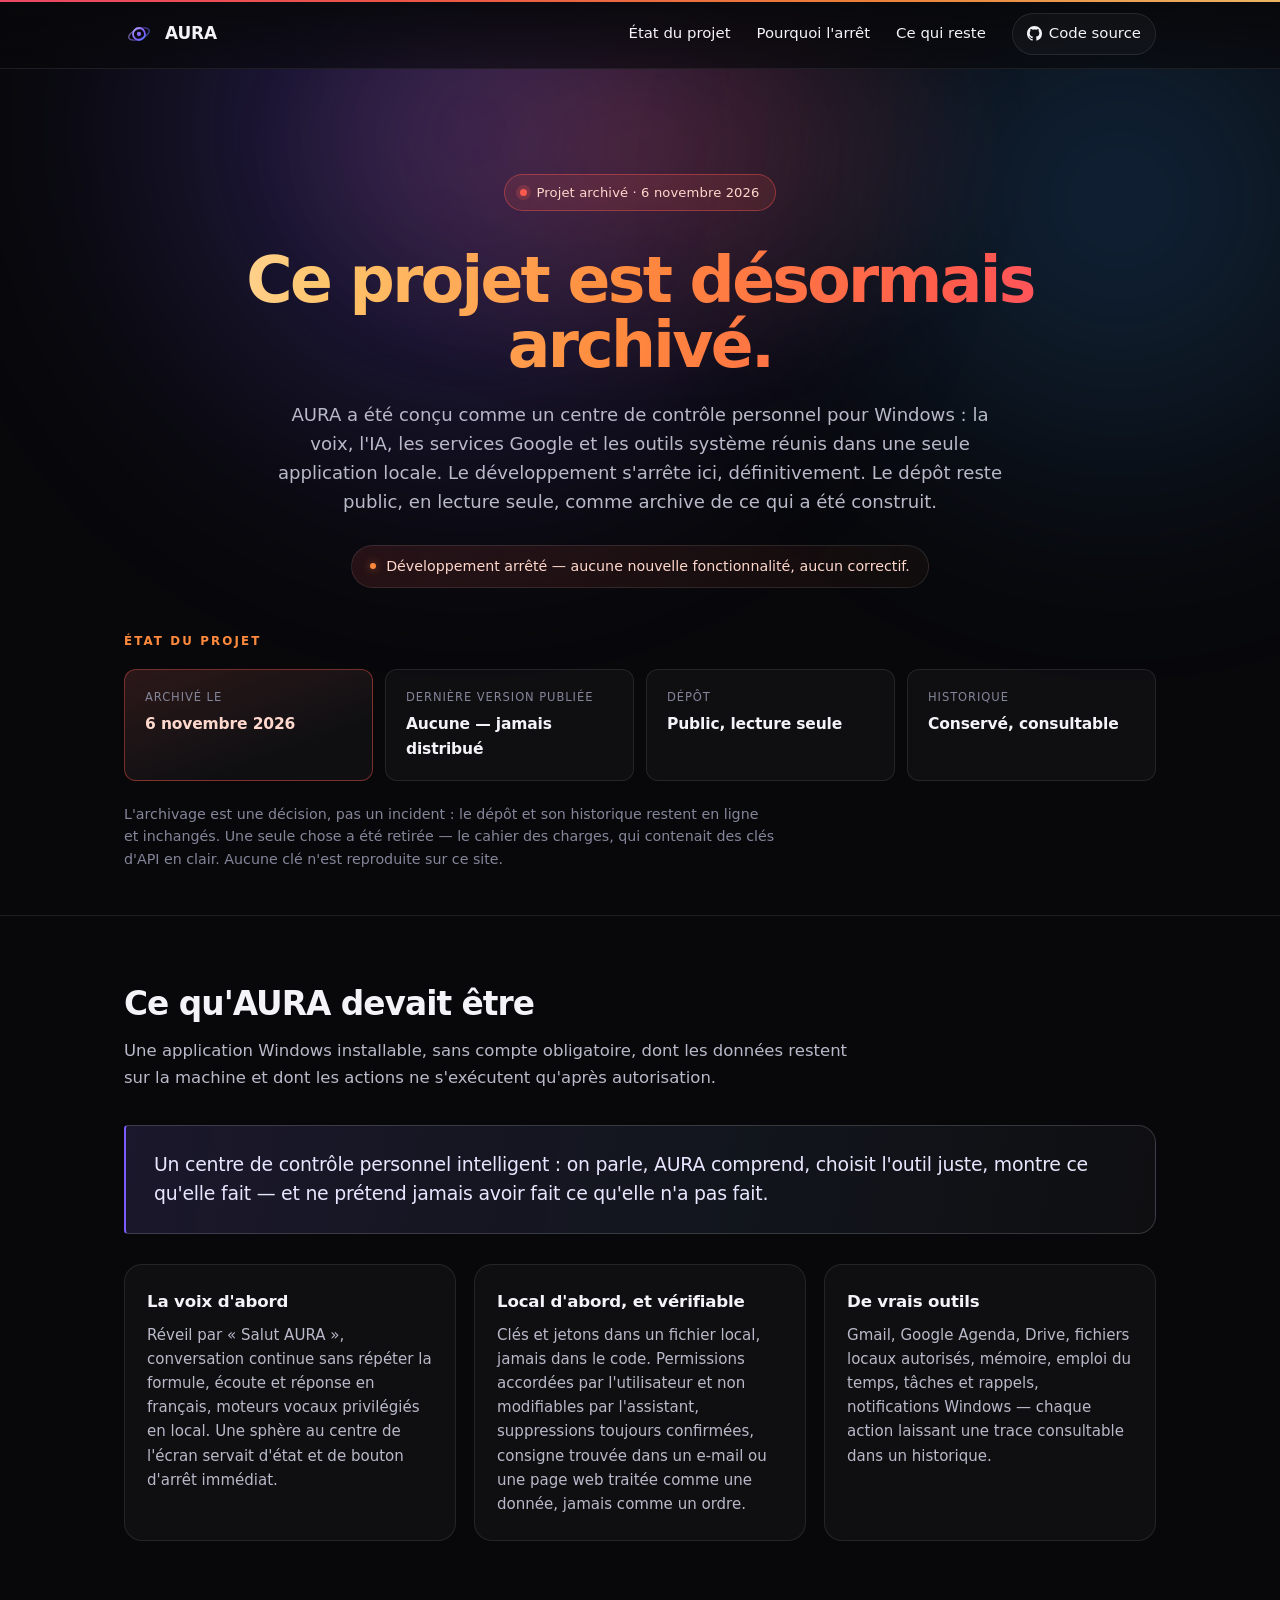
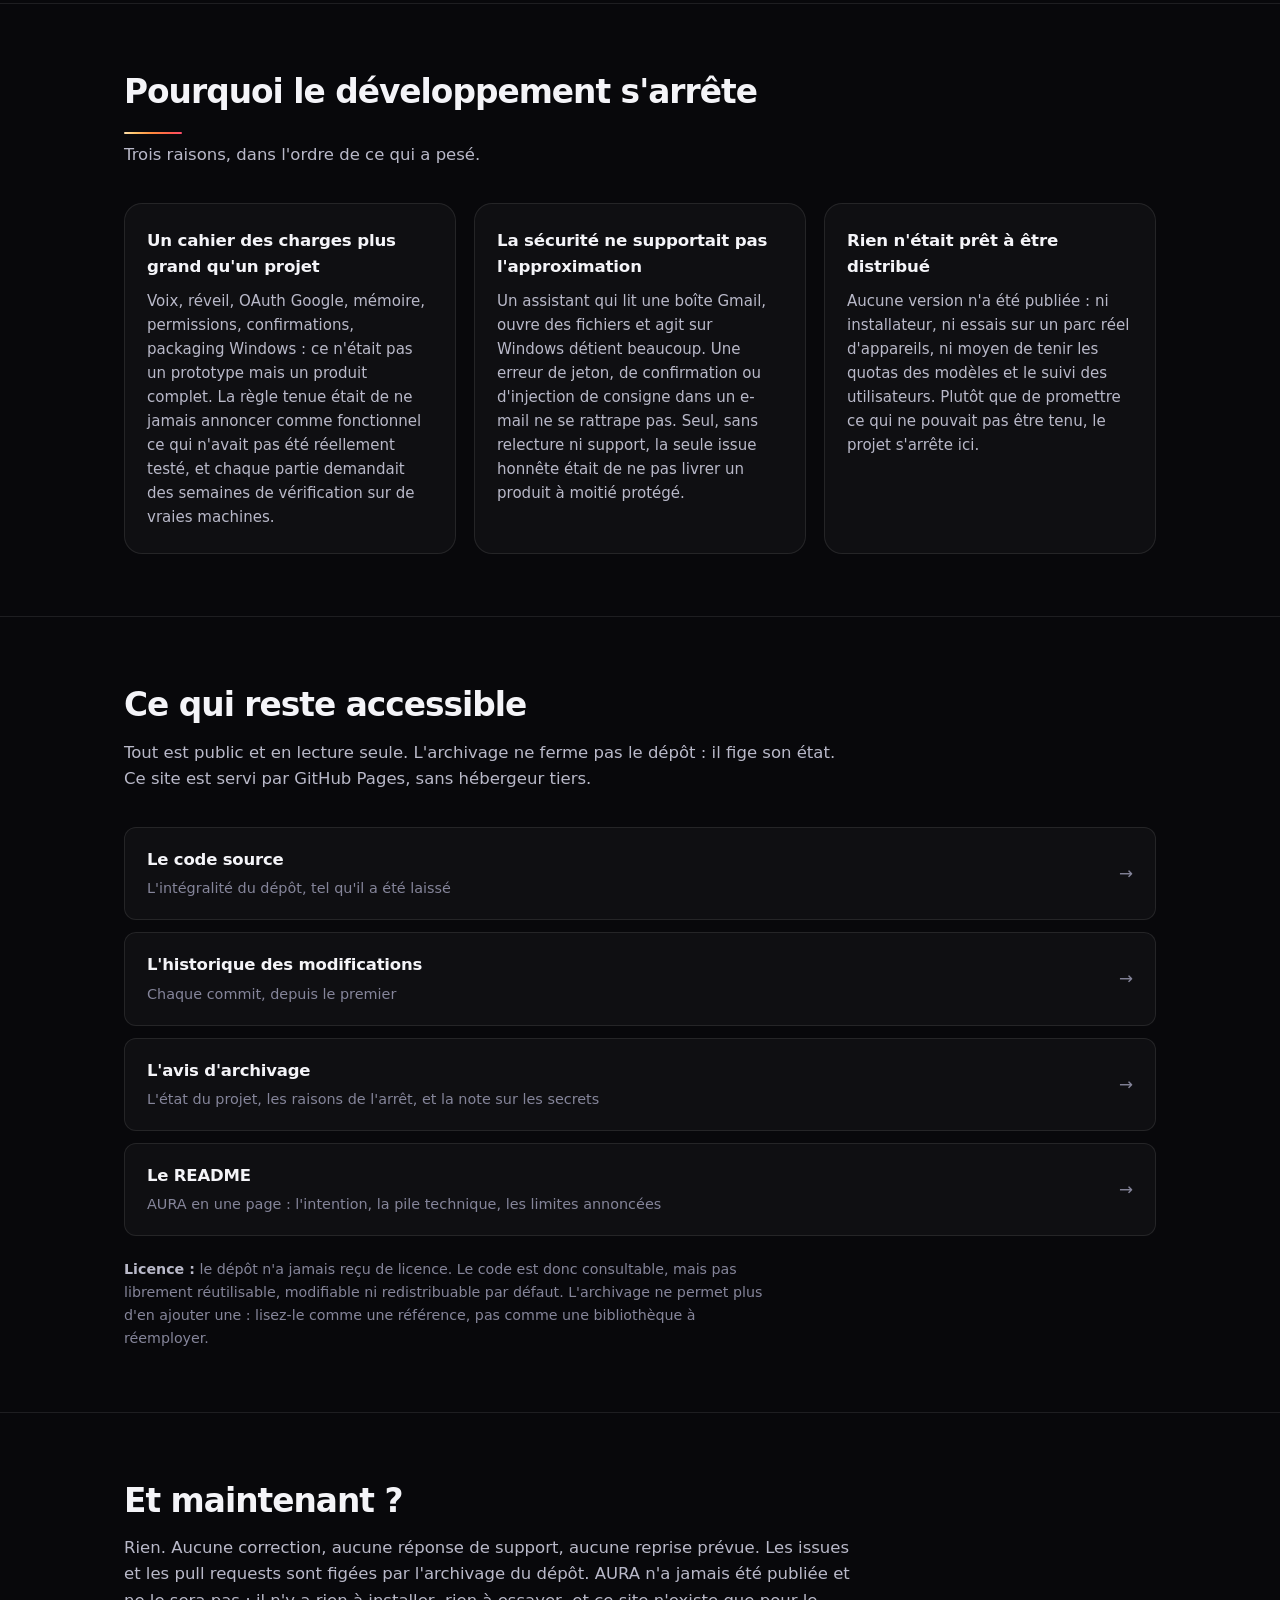
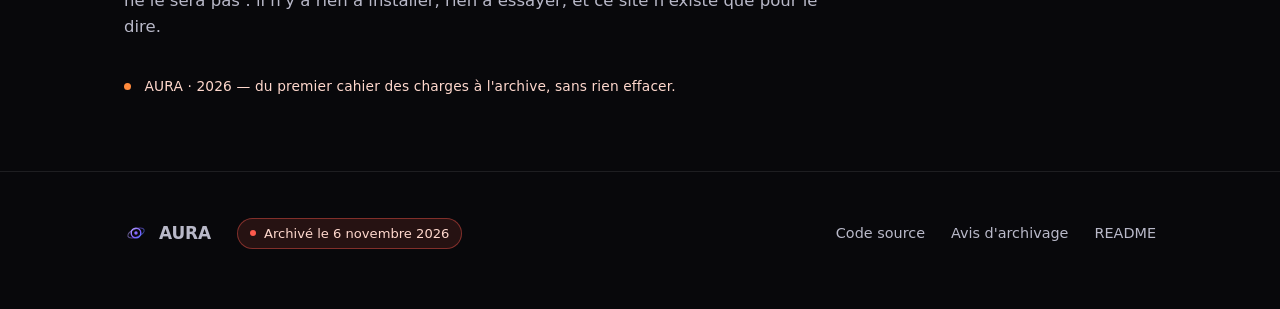
<file: docs/index.html>
<!doctype html>
<html lang="fr">
  <head>
    <meta charset="utf-8" />
    <meta name="viewport" content="width=device-width, initial-scale=1" />
    <title>AURA — projet archivé le 6 novembre 2026</title>
    <meta
      name="description"
      content="AURA, assistant personnel vocal et textuel pour Windows, est archivé. Le développement est définitivement arrêté ; le dépôt reste public, en lecture seule, comme archive de ce qui a été construit."
    />
    <meta name="theme-color" content="#08080b" />
    <meta name="color-scheme" content="dark" />
    <link rel="icon" href="assets/favicon.svg" type="image/svg+xml" />
    <meta property="og:type" content="website" />
    <meta property="og:title" content="AURA — projet archivé" />
    <meta
      property="og:description"
      content="Le développement d'AURA est arrêté. Le dépôt reste public, en lecture seule, comme archive."
    />
    <meta property="og:url" content="https://louxos.github.io/AURA/" />
    <meta property="og:image" content="https://louxos.github.io/AURA/assets/favicon.svg" />
    <meta name="twitter:card" content="summary" />
    <link rel="stylesheet" href="assets/site.css" />
  </head>
  <body class="archive">
    <a class="skip-link" href="#archive">Aller au contenu</a>

    <!-- La marque, définie une seule fois : elle sert dans l'en-tête et au pied. -->
    <svg class="sprite" aria-hidden="true" focusable="false" xmlns="http://www.w3.org/2000/svg">
      <defs>
        <linearGradient id="aura-g" x1="7" y1="5" x2="26" y2="28" gradientUnits="userSpaceOnUse">
          <stop offset="0" stop-color="#cfc3ff" />
          <stop offset="0.55" stop-color="#7c5cff" />
          <stop offset="1" stop-color="#389cff" />
        </linearGradient>
        <symbol id="aura-mark" viewBox="0 0 32 32">
          <circle cx="16" cy="16" r="6.4" fill="none" stroke="url(#aura-g)" stroke-width="1.9" />
          <ellipse
            cx="16"
            cy="16"
            rx="11.6"
            ry="5.4"
            fill="none"
            stroke="url(#aura-g)"
            stroke-opacity="0.55"
            stroke-width="1.4"
            transform="rotate(-22 16 16)"
          />
          <circle cx="16" cy="16" r="2.3" fill="url(#aura-g)" />
        </symbol>
      </defs>
    </svg>

    <header class="topbar">
      <div class="wrap">
        <a class="brand" href="#archive">
          <svg aria-hidden="true" focusable="false"><use href="#aura-mark" /></svg>
          <span>AURA</span>
        </a>
        <nav class="topnav" aria-label="Liens du projet">
          <a href="#etat">État du projet</a>
          <a class="hide-sm" href="#raisons">Pourquoi l'arrêt</a>
          <a class="hide-sm" href="#acces">Ce qui reste</a>
          <a class="stars" href="https://github.com/Louxos/AURA">
            <svg width="15" height="15" viewBox="0 0 16 16" fill="currentColor" aria-hidden="true">
              <path
                d="M8 0C3.58 0 0 3.58 0 8c0 3.54 2.29 6.53 5.47 7.59.4.07.55-.17.55-.38 0-.19-.01-.82-.01-1.49-2.01.37-2.53-.49-2.69-.94-.09-.23-.48-.94-.82-1.13-.28-.15-.68-.52-.01-.53.63-.01 1.08.58 1.23.82.72 1.21 1.87.87 2.33.66.07-.52.28-.87.51-1.07-1.78-.2-3.64-.89-3.64-3.95 0-.87.31-1.59.82-2.15-.08-.2-.36-1.02.08-2.12 0 0 .67-.21 2.2.82a7.42 7.42 0 0 1 2-.27c.68 0 1.36.09 2 .27 1.53-1.04 2.2-.82 2.2-.82.44 1.1.16 1.92.08 2.12.51.56.82 1.27.82 2.15 0 3.07-1.87 3.75-3.65 3.95.29.25.54.73.54 1.48 0 1.07-.01 1.93-.01 2.2 0 .21.15.46.55.38A7.995 7.995 0 0 0 16 8c0-4.42-3.58-8-8-8Z"
              />
            </svg>
            Code source
          </a>
        </nav>
      </div>
    </header>

    <main id="archive">
      <!-- ------------------------------------------------------------------ *
           Le titre, la date, et l'état. Une page d'archive doit se lire en
           trois secondes : c'est fini, voici quand, voici où est le code.
           ------------------------------------------------------------------ -->
      <section class="archive-hero">
        <div class="wrap">
          <p class="pill">
            <span class="dot" aria-hidden="true"></span>
            Projet archivé · 6 novembre 2026
          </p>
          <h1>Ce projet est désormais archivé.</h1>
          <p class="lede">
            AURA a été conçu comme un centre de contrôle personnel pour Windows : la voix, l'IA, les
            services Google et les outils système réunis dans une seule application locale. Le
            développement s'arrête ici, définitivement. Le dépôt reste public, en lecture seule,
            comme archive de ce qui a été construit.
          </p>
          <p class="status-line">
            <span class="status-dot" aria-hidden="true"></span>
            Développement arrêté — aucune nouvelle fonctionnalité, aucun correctif.
          </p>
        </div>
      </section>

      <section id="etat" class="wrap facts-wrap" aria-labelledby="titre-etat">
        <h2 class="section-label" id="titre-etat">État du projet</h2>
        <dl class="facts">
          <div class="fact">
            <dt>Archivé le</dt>
            <dd>6 novembre 2026</dd>
          </div>
          <div class="fact">
            <dt>Dernière version publiée</dt>
            <dd>Aucune — jamais distribué</dd>
          </div>
          <div class="fact">
            <dt>Dépôt</dt>
            <dd>Public, lecture seule</dd>
          </div>
          <div class="fact">
            <dt>Historique</dt>
            <dd>Conservé, consultable</dd>
          </div>
        </dl>
        <p class="note">
          L'archivage est une décision, pas un incident : le dépôt et son historique restent en ligne
          et inchangés. Une seule chose a été retirée — le cahier des charges, qui contenait des clés
          d'API en clair. Aucune clé n'est reproduite sur ce site.
        </p>
      </section>

      <!-- ------------------------------------------------------------------ *
           L'objectif initial, dit simplement.
           ------------------------------------------------------------------ -->
      <section id="objectif">
        <div class="wrap">
          <h2 class="section">Ce qu'AURA devait être</h2>
          <p class="sub">
            Une application Windows installable, sans compte obligatoire, dont les données restent
            sur la machine et dont les actions ne s'exécutent qu'après autorisation.
          </p>

          <blockquote class="quote">
            Un centre de contrôle personnel intelligent : on parle, AURA comprend, choisit l'outil
            juste, montre ce qu'elle fait — et ne prétend jamais avoir fait ce qu'elle n'a pas fait.
          </blockquote>

          <div class="grid">
            <div class="card">
              <h3>La voix d'abord</h3>
              <p>
                Réveil par « Salut AURA », conversation continue sans répéter la formule, écoute et
                réponse en français, moteurs vocaux privilégiés en local. Une sphère au centre de
                l'écran servait d'état et de bouton d'arrêt immédiat.
              </p>
            </div>
            <div class="card">
              <h3>Local d'abord, et vérifiable</h3>
              <p>
                Clés et jetons dans un fichier local, jamais dans le code. Permissions accordées par
                l'utilisateur et non modifiables par l'assistant, suppressions toujours confirmées,
                consigne trouvée dans un e-mail ou une page web traitée comme une donnée, jamais
                comme un ordre.
              </p>
            </div>
            <div class="card">
              <h3>De vrais outils</h3>
              <p>
                Gmail, Google Agenda, Drive, fichiers locaux autorisés, mémoire, emploi du temps,
                tâches et rappels, notifications Windows — chaque action laissant une trace
                consultable dans un historique.
              </p>
            </div>
          </div>
        </div>
      </section>

      <!-- ------------------------------------------------------------------ *
           Pourquoi, sans détour et sans reproche.
           ------------------------------------------------------------------ -->
      <section id="raisons">
        <div class="wrap">
          <h2 class="section">Pourquoi le développement s'arrête</h2>
          <p class="sub">Trois raisons, dans l'ordre de ce qui a pesé.</p>
          <div class="grid">
            <div class="card">
              <h3>Un cahier des charges plus grand qu'un projet</h3>
              <p>
                Voix, réveil, OAuth Google, mémoire, permissions, confirmations, packaging Windows :
                ce n'était pas un prototype mais un produit complet. La règle tenue était de ne
                jamais annoncer comme fonctionnel ce qui n'avait pas été réellement testé, et chaque
                partie demandait des semaines de vérification sur de vraies machines.
              </p>
            </div>
            <div class="card">
              <h3>La sécurité ne supportait pas l'approximation</h3>
              <p>
                Un assistant qui lit une boîte Gmail, ouvre des fichiers et agit sur Windows détient
                beaucoup. Une erreur de jeton, de confirmation ou d'injection de consigne dans un
                e-mail ne se rattrape pas. Seul, sans relecture ni support, la seule issue honnête
                était de ne pas livrer un produit à moitié protégé.
              </p>
            </div>
            <div class="card">
              <h3>Rien n'était prêt à être distribué</h3>
              <p>
                Aucune version n'a été publiée : ni installateur, ni essais sur un parc réel
                d'appareils, ni moyen de tenir les quotas des modèles et le suivi des utilisateurs.
                Plutôt que de promettre ce qui ne pouvait pas être tenu, le projet s'arrête ici.
              </p>
            </div>
          </div>
        </div>
      </section>

      <!-- ------------------------------------------------------------------ *
           Où trouver le code, l'histoire, et ce qu'il en reste.
           ------------------------------------------------------------------ -->
      <section id="acces">
        <div class="wrap">
          <h2 class="section">Ce qui reste accessible</h2>
          <p class="sub">
            Tout est public et en lecture seule. L'archivage ne ferme pas le dépôt : il fige son
            état. Ce site est servi par GitHub Pages, sans hébergeur tiers.
          </p>

          <ul class="archive-links">
            <li>
              <a href="https://github.com/Louxos/AURA">
                <span class="label">Le code source</span>
                <span class="detail">L'intégralité du dépôt, tel qu'il a été laissé</span>
                <span class="arrow" aria-hidden="true">→</span>
              </a>
            </li>
            <li>
              <a href="https://github.com/Louxos/AURA/commits/main">
                <span class="label">L'historique des modifications</span>
                <span class="detail">Chaque commit, depuis le premier</span>
                <span class="arrow" aria-hidden="true">→</span>
              </a>
            </li>
            <li>
              <a href="https://github.com/Louxos/AURA/blob/main/ARCHIVED.md">
                <span class="label">L'avis d'archivage</span>
                <span class="detail">L'état du projet, les raisons de l'arrêt, et la note sur les secrets</span>
                <span class="arrow" aria-hidden="true">→</span>
              </a>
            </li>
            <li>
              <a href="https://github.com/Louxos/AURA#readme">
                <span class="label">Le README</span>
                <span class="detail">AURA en une page : l'intention, la pile technique, les limites annoncées</span>
                <span class="arrow" aria-hidden="true">→</span>
              </a>
            </li>
          </ul>

          <p class="note">
            <strong>Licence :</strong> le dépôt n'a jamais reçu de licence. Le code est donc
            consultable, mais pas librement réutilisable, modifiable ni redistribuable par défaut.
            L'archivage ne permet plus d'en ajouter une : lisez-le comme une référence, pas comme
            une bibliothèque à réemployer.
          </p>
        </div>
      </section>

      <section id="suite" class="closing">
        <div class="wrap">
          <h2 class="section">Et maintenant ?</h2>
          <p class="sub">
            Rien. Aucune correction, aucune réponse de support, aucune reprise prévue. Les issues et
            les pull requests sont figées par l'archivage du dépôt. AURA n'a jamais été publiée et ne
            le sera pas : il n'y a rien à installer, rien à essayer, et ce site n'existe que pour le
            dire.
          </p>
          <p class="signature">
            AURA · 2026 — du premier cahier des charges à l'archive, sans rien effacer.
          </p>
        </div>
      </section>
    </main>

    <footer>
      <div class="wrap">
        <span class="brand">
          <svg aria-hidden="true" focusable="false"><use href="#aura-mark" /></svg>
          <span>AURA</span>
        </span>
        <span class="closed">Archivé le 6 novembre 2026</span>
        <span class="spacer"></span>
        <a href="https://github.com/Louxos/AURA">Code source</a>
        <a href="https://github.com/Louxos/AURA/blob/main/ARCHIVED.md">Avis d'archivage</a>
        <a href="https://github.com/Louxos/AURA#readme">README</a>
      </div>
    </footer>
  </body>
</html>
</file>
<file: docs/assets/site.css>
/* ------------------------------------------------------------------ *
 * AURA — page d'archive publiée sur GitHub Pages.
 *
 * Charte : charbon presque noir, violet et bleu électrique contrôlés.
 * Aucune ressource distante : ni police, ni script, ni image à charger.
 * ------------------------------------------------------------------ */

:root {
  --bg: #08080b;
  --bg-soft: #0e0e14;
  --panel: rgba(255, 255, 255, 0.032);
  --panel-strong: rgba(255, 255, 255, 0.055);
  --line: rgba(255, 255, 255, 0.09);
  --line-strong: rgba(255, 255, 255, 0.16);
  --ink: #f4f4f8;
  --ink-soft: #b9b9c9;
  --ink-dim: #85859a;
  --violet: #7c5cff;
  --blue: #389cff;
  --violet-soft: rgba(124, 92, 255, 0.16);
  --radius: 18px;
  --radius-sm: 12px;
  --wrap: 1120px;
  --shadow: 0 30px 80px -40px rgba(0, 0, 0, 0.95);
}

* {
  box-sizing: border-box;
}

html {
  scroll-behavior: smooth;
}

body {
  margin: 0;
  background: var(--bg);
  color: var(--ink);
  font-family: "Inter", "Segoe UI", system-ui, -apple-system, "Helvetica Neue", Arial, sans-serif;
  font-size: 16.5px;
  line-height: 1.6;
  -webkit-font-smoothing: antialiased;
  text-rendering: optimizeLegibility;
  overflow-x: hidden;
}

/* Deux halos très larges, posés en fond : la seule « décoration » de la page. */
body::before,
body::after {
  content: "";
  position: fixed;
  z-index: 0;
  pointer-events: none;
  border-radius: 50%;
  filter: blur(90px);
}

body::before {
  top: -320px;
  left: 50%;
  width: 900px;
  height: 900px;
  margin-left: -620px;
  background: radial-gradient(circle, rgba(124, 92, 255, 0.34), transparent 68%);
}

body::after {
  top: -180px;
  right: -220px;
  width: 760px;
  height: 760px;
  background: radial-gradient(circle, rgba(56, 156, 255, 0.22), transparent 70%);
}

.wrap {
  position: relative;
  z-index: 1;
  width: 100%;
  max-width: var(--wrap);
  margin: 0 auto;
  padding: 0 24px;
}

a {
  color: var(--ink);
  text-decoration: none;
}

a:focus-visible,
button:focus-visible {
  outline: 2px solid var(--blue);
  outline-offset: 3px;
  border-radius: 6px;
}

.skip-link {
  position: absolute;
  left: -9999px;
  top: 0;
}

/* Le sprite des marques : il vit dans le document, il ne se voit pas. */
.sprite {
  position: absolute;
  width: 0;
  height: 0;
  overflow: hidden;
}

.skip-link:focus {
  left: 16px;
  top: 12px;
  z-index: 20;
  padding: 10px 16px;
  background: var(--panel-strong);
  border: 1px solid var(--line-strong);
  border-radius: var(--radius-sm);
}

/* ------------------------------------------------------------------ *
 * Barre supérieure
 * ------------------------------------------------------------------ */

.topbar {
  position: sticky;
  top: 0;
  z-index: 10;
  backdrop-filter: blur(14px);
  background: linear-gradient(to bottom, rgba(8, 8, 11, 0.92), rgba(8, 8, 11, 0.62));
  border-bottom: 1px solid var(--line);
}

.topbar .wrap {
  display: flex;
  align-items: center;
  gap: 20px;
  height: 68px;
}

.brand {
  display: flex;
  align-items: center;
  gap: 11px;
  font-weight: 650;
  letter-spacing: -0.01em;
  white-space: nowrap;
}

.brand svg {
  width: 30px;
  height: 30px;
  border-radius: 9px;
  flex: none;
}

.brand span {
  font-size: 1.06rem;
}

.topnav {
  display: flex;
  align-items: center;
  gap: 26px;
  margin-left: auto;
  font-size: 0.93rem;
  color: var(--ink-soft);
}

.topnav a:hover {
  color: var(--ink);
}

.topnav .stars {
  display: inline-flex;
  align-items: center;
  gap: 7px;
  padding: 8px 14px;
  border: 1px solid var(--line);
  border-radius: 999px;
  background: var(--panel);
  color: var(--ink);
  transition: border-color 0.16s ease, background 0.16s ease;
}

.topnav .stars:hover {
  border-color: var(--line-strong);
  background: var(--panel-strong);
}

@media (max-width: 760px) {
  .topnav a:not(.stars),
  .topnav .hide-sm {
    display: none;
  }
}

/* ------------------------------------------------------------------ *
 * Héros
 * ------------------------------------------------------------------ */

.hero {
  padding: 76px 0 54px;
  text-align: center;
}

.pill {
  display: inline-flex;
  align-items: center;
  gap: 9px;
  padding: 7px 15px;
  border: 1px solid var(--line);
  border-radius: 999px;
  background: var(--panel);
  color: var(--ink-soft);
  font-size: 0.82rem;
  letter-spacing: 0.01em;
}

.dot {
  width: 7px;
  height: 7px;
  border-radius: 50%;
  background: var(--blue);
  box-shadow: 0 0 0 4px rgba(56, 156, 255, 0.16);
}

h1 {
  margin: 26px auto 0;
  max-width: 20ch;
  font-size: clamp(2.35rem, 6.2vw, 4.15rem);
  line-height: 1.05;
  letter-spacing: -0.035em;
  font-weight: 700;
}

h1 .grad {
  background: linear-gradient(100deg, #cfc3ff 0%, var(--violet) 42%, var(--blue) 92%);
  -webkit-background-clip: text;
  background-clip: text;
  color: transparent;
}

.lede {
  max-width: 62ch;
  margin: 22px auto 0;
  color: var(--ink-soft);
  font-size: clamp(1rem, 2.1vw, 1.14rem);
}

/* ------------------------------------------------------------------ *
 * Le bloc le plus haut de la page : où aller.
 * ------------------------------------------------------------------ */

.gateway {
  position: relative;
  max-width: 780px;
  margin: 42px auto 0;
  padding: 30px 30px 28px;
  text-align: left;
  border: 1px solid var(--line-strong);
  border-radius: 24px;
  background:
    linear-gradient(180deg, rgba(124, 92, 255, 0.1), rgba(124, 92, 255, 0) 55%),
    var(--panel);
  box-shadow: var(--shadow);
  overflow: hidden;
}

.gateway::before {
  content: "";
  position: absolute;
  inset: 0 0 auto 0;
  height: 1px;
  background: linear-gradient(90deg, transparent, rgba(124, 92, 255, 0.85), rgba(56, 156, 255, 0.6), transparent);
}

.gateway h2 {
  margin: 0 0 6px;
  font-size: 1.32rem;
  letter-spacing: -0.02em;
}

.gateway .hint {
  margin: 0 0 20px;
  color: var(--ink-soft);
  font-size: 0.97rem;
}

.urlbox {
  display: flex;
  align-items: center;
  gap: 10px;
  padding: 6px 6px 6px 16px;
  border: 1px solid var(--line);
  border-radius: 14px;
  background: rgba(0, 0, 0, 0.42);
}

.urlbox code {
  flex: 1;
  min-width: 0;
  overflow: hidden;
  text-overflow: ellipsis;
  white-space: nowrap;
  font-family: "Cascadia Mono", "JetBrains Mono", ui-monospace, SFMono-Regular, Menlo, monospace;
  font-size: 0.92rem;
  color: #d8d3ff;
}

.copy {
  flex: none;
  padding: 10px 15px;
  border: 1px solid var(--line-strong);
  border-radius: 10px;
  background: var(--panel-strong);
  color: var(--ink);
  font: inherit;
  font-size: 0.86rem;
  cursor: pointer;
  transition: background 0.16s ease, border-color 0.16s ease;
}

.copy:hover {
  background: rgba(255, 255, 255, 0.1);
}

.actions {
  display: flex;
  flex-wrap: wrap;
  gap: 14px;
  margin-top: 20px;
}

.btn {
  display: inline-flex;
  align-items: center;
  justify-content: center;
  gap: 10px;
  padding: 15px 24px;
  border-radius: 14px;
  font-weight: 620;
  font-size: 1rem;
  letter-spacing: -0.01em;
  border: 1px solid transparent;
  transition: transform 0.16s ease, box-shadow 0.16s ease, background 0.16s ease;
}

.btn-primary {
  background: linear-gradient(100deg, var(--violet), var(--blue));
  color: #fff;
  box-shadow: 0 18px 44px -22px rgba(124, 92, 255, 0.95);
}

.btn-primary:hover {
  transform: translateY(-1px);
  box-shadow: 0 22px 52px -20px rgba(124, 92, 255, 1);
}

.btn-ghost {
  border-color: var(--line-strong);
  background: var(--panel);
  color: var(--ink);
}

.btn-ghost:hover {
  background: var(--panel-strong);
}

.btn[aria-disabled="true"] {
  opacity: 0.55;
  cursor: not-allowed;
  box-shadow: none;
}

.btn[aria-disabled="true"]:hover {
  transform: none;
}

.footnote {
  margin: 18px 0 0;
  color: var(--ink-dim);
  font-size: 0.86rem;
}

.footnote strong {
  color: var(--ink-soft);
  font-weight: 600;
}

/* ------------------------------------------------------------------ *
 * Sections
 * ------------------------------------------------------------------ */

section {
  padding: 62px 0;
  border-top: 1px solid var(--line);
}

section.noborder {
  border-top: 0;
}

h2.section {
  margin: 0 0 8px;
  font-size: clamp(1.5rem, 3.6vw, 2.05rem);
  letter-spacing: -0.03em;
}

.sub {
  margin: 0 0 34px;
  max-width: 70ch;
  color: var(--ink-soft);
}

.grid {
  display: grid;
  gap: 18px;
  grid-template-columns: repeat(auto-fit, minmax(260px, 1fr));
}

.card {
  padding: 24px 22px;
  border: 1px solid var(--line);
  border-radius: var(--radius);
  background: var(--panel);
}

.card h3 {
  margin: 0 0 8px;
  font-size: 1.04rem;
  letter-spacing: -0.01em;
}

.card p {
  margin: 0;
  color: var(--ink-soft);
  font-size: 0.94rem;
}

.icon {
  display: inline-flex;
  align-items: center;
  justify-content: center;
  width: 38px;
  height: 38px;
  margin-bottom: 14px;
  border-radius: 11px;
  border: 1px solid var(--line-strong);
  background: var(--violet-soft);
  color: var(--ink);
}

.icon svg {
  width: 19px;
  height: 19px;
}

.flow {
  counter-reset: step;
  display: grid;
  gap: 16px;
  grid-template-columns: repeat(auto-fit, minmax(240px, 1fr));
  margin: 0;
  padding: 0;
  list-style: none;
}

.flow li {
  position: relative;
  padding: 20px 22px 20px 62px;
  border: 1px solid var(--line);
  border-radius: var(--radius);
  background: var(--panel);
  color: var(--ink-soft);
  font-size: 0.95rem;
}

.flow li::before {
  counter-increment: step;
  content: counter(step);
  position: absolute;
  left: 20px;
  top: 19px;
  width: 28px;
  height: 28px;
  display: grid;
  place-items: center;
  border-radius: 9px;
  border: 1px solid var(--line-strong);
  background: var(--violet-soft);
  color: var(--ink);
  font-size: 0.86rem;
  font-weight: 640;
}

.flow strong {
  display: block;
  color: var(--ink);
  font-weight: 620;
  margin-bottom: 3px;
}

table {
  width: 100%;
  border-collapse: collapse;
  border: 1px solid var(--line);
  border-radius: var(--radius);
  overflow: hidden;
  font-size: 0.94rem;
}

th,
td {
  padding: 14px 16px;
  text-align: left;
  border-bottom: 1px solid var(--line);
  vertical-align: top;
}

th {
  background: var(--panel-strong);
  font-weight: 620;
  font-size: 0.86rem;
  letter-spacing: 0.03em;
  text-transform: uppercase;
  color: var(--ink-soft);
}

tbody tr:last-child td {
  border-bottom: 0;
}

td code,
.codewrap code {
  font-family: "Cascadia Mono", "JetBrains Mono", ui-monospace, SFMono-Regular, Menlo, monospace;
  font-size: 0.87rem;
  color: #d8d3ff;
}

.badge {
  display: inline-flex;
  align-items: center;
  gap: 6px;
  padding: 3px 10px;
  border-radius: 999px;
  border: 1px solid var(--line-strong);
  font-size: 0.78rem;
  color: var(--ink-soft);
  white-space: nowrap;
}

.badge.ok {
  border-color: rgba(56, 156, 255, 0.4);
  background: rgba(56, 156, 255, 0.1);
  color: #cfe6ff;
}

.badge.warn {
  border-color: rgba(255, 190, 92, 0.36);
  background: rgba(255, 190, 92, 0.09);
  color: #ffe0ad;
}

.badge.no {
  border-color: rgba(255, 255, 255, 0.14);
  color: var(--ink-dim);
}

.callout {
  margin: 26px 0 0;
  padding: 20px 22px;
  border: 1px solid rgba(255, 190, 92, 0.28);
  border-left: 3px solid #ffbe5c;
  border-radius: var(--radius-sm);
  background: rgba(255, 190, 92, 0.06);
  color: var(--ink-soft);
  font-size: 0.94rem;
}

.callout strong {
  color: #ffe0ad;
}

.codewrap {
  margin: 0;
  padding: 18px 20px;
  border: 1px solid var(--line);
  border-radius: var(--radius-sm);
  background: rgba(0, 0, 0, 0.42);
  overflow-x: auto;
  font-size: 0.9rem;
  color: var(--ink-soft);
}

.links {
  display: flex;
  flex-wrap: wrap;
  gap: 10px 22px;
  margin: 22px 0 0;
  padding: 0;
  list-style: none;
  font-size: 0.95rem;
}

.links a {
  color: #cfc3ff;
}

.links a:hover {
  color: #fff;
}

/* ------------------------------------------------------------------ *
 * Pied de page
 * ------------------------------------------------------------------ */

footer {
  padding: 46px 0 60px;
  border-top: 1px solid var(--line);
  color: var(--ink-dim);
  font-size: 0.9rem;
}

footer .wrap {
  display: flex;
  flex-wrap: wrap;
  align-items: center;
  gap: 14px 26px;
}

footer .brand {
  color: var(--ink-soft);
}

footer .brand svg {
  width: 24px;
  height: 24px;
}

footer .spacer {
  flex: 1 1 40px;
}

footer a {
  color: var(--ink-soft);
}

footer a:hover {
  color: var(--ink);
}

/* Respecte les personnes qui ont demandé moins d'animation. */
@media (prefers-reduced-motion: reduce) {
  html {
    scroll-behavior: auto;
  }

  .btn {
    transition: none;
  }
}

/* ------------------------------------------------------------------ *
 * Page 404
 *
 * Servie par GitHub Pages à la place de n'importe quelle adresse
 * inconnue. Elle reprend la charte et les composants de la page
 * d'accueil ; seules la largeur et les titres changent.
 * ------------------------------------------------------------------ */

.notfound main {
  max-width: 780px;
  padding: 80px 24px 40px;
}

.notfound h1 {
  margin: 18px 0 0;
  font-size: clamp(1.9rem, 4.6vw, 2.8rem);
  line-height: 1.08;
  letter-spacing: -0.03em;
}

.notfound .lede {
  margin-left: 0;
  margin-right: 0;
  max-width: 56ch;
}

.notfound .gateway {
  margin-top: 34px;
}

.notfound .footnote {
  margin-top: 26px;
  max-width: 62ch;
}

.notfound footer {
  margin-top: 40px;
  padding-top: 28px;
}

.notfound footer .wrap {
  gap: 14px 22px;
}

@media (max-width: 560px) {
  .notfound main {
    padding-top: 52px;
  }
}

/* ------------------------------------------------------------------ *
 * Page d'archive
 *
 * Même charte que l'ancienne page d'accueil, mais une seule intention :
 * dire clairement que le projet est terminé, et où trouver le code.
 * Rien à installer, rien à essayer, aucune promesse.
 * ------------------------------------------------------------------ */

.archive {
  --wrap: 1080px;
}

.archive-hero {
  padding: 92px 0 34px;
  border-top: 0;
  text-align: center;
}

.archive-hero h1 {
  max-width: 22ch;
  margin: 24px auto 0;
  font-size: clamp(2.2rem, 5.8vw, 3.95rem);
  line-height: 1.02;
  letter-spacing: -0.042em;
}

.archive-hero .lede {
  max-width: 64ch;
  margin-top: 24px;
  font-size: clamp(1rem, 2.1vw, 1.13rem);
}

.pill .dot {
  background: var(--violet);
  box-shadow: 0 0 0 4px rgba(124, 92, 255, 0.18);
}

.status-line {
  display: inline-flex;
  align-items: center;
  gap: 10px;
  margin: 28px 0 0;
  padding: 9px 18px;
  border: 1px solid var(--line);
  border-radius: 999px;
  background: rgba(0, 0, 0, 0.28);
  color: var(--ink-soft);
  font-size: 0.89rem;
}

.status-dot {
  width: 6px;
  height: 6px;
  border-radius: 50%;
  background: var(--ink-dim);
  flex: none;
}

.section-label {
  margin: 0 0 18px;
  font-size: 0.74rem;
  font-weight: 620;
  letter-spacing: 0.18em;
  text-transform: uppercase;
  color: var(--ink-dim);
}

.facts-wrap {
  padding: 10px 24px 44px;
  border-top: 0;
}

.facts {
  display: grid;
  gap: 12px;
  grid-template-columns: repeat(4, minmax(0, 1fr));
  margin: 0;
}

.fact {
  padding: 18px 20px;
  border: 1px solid var(--line);
  border-radius: var(--radius-sm);
  background: var(--panel);
}

.fact dt {
  margin: 0 0 6px;
  font-size: 0.72rem;
  letter-spacing: 0.08em;
  text-transform: uppercase;
  color: var(--ink-dim);
}

.fact dd {
  margin: 0;
  font-size: 0.97rem;
  font-weight: 560;
  letter-spacing: -0.01em;
  color: var(--ink);
}

.note {
  margin: 22px 0 0;
  max-width: 72ch;
  color: var(--ink-dim);
  font-size: 0.89rem;
}

.note strong {
  color: var(--ink-soft);
  font-weight: 620;
}

.quote {
  margin: 0 0 30px;
  padding: 24px 28px;
  border: 1px solid var(--line-strong);
  border-left: 2px solid var(--violet);
  border-radius: 4px var(--radius) var(--radius) 4px;
  background:
    linear-gradient(100deg, rgba(124, 92, 255, 0.11), rgba(56, 156, 255, 0.04) 60%, transparent),
    var(--panel);
  font-size: clamp(1.02rem, 2.2vw, 1.18rem);
  line-height: 1.55;
  letter-spacing: -0.012em;
  color: #e9e6ff;
}

.archive-links {
  display: grid;
  gap: 12px;
  margin: 0;
  padding: 0;
  list-style: none;
}

.archive-links a {
  display: grid;
  grid-template-columns: 1fr auto;
  align-items: center;
  gap: 4px 22px;
  padding: 19px 22px;
  border: 1px solid var(--line);
  border-radius: var(--radius-sm);
  background: var(--panel);
  transition: border-color 0.18s ease, background 0.18s ease, transform 0.18s ease;
}

.archive-links a:hover {
  border-color: var(--line-strong);
  background: var(--panel-strong);
  transform: translateX(2px);
}

.archive-links .label {
  font-weight: 600;
  letter-spacing: -0.012em;
}

.archive-links .detail {
  grid-column: 1 / 2;
  color: var(--ink-dim);
  font-size: 0.9rem;
}

.archive-links .arrow {
  grid-row: 1 / span 2;
  grid-column: 2 / 3;
  color: var(--ink-dim);
  font-size: 1.05rem;
  transition: color 0.18s ease, transform 0.18s ease;
}

.archive-links a:hover .arrow {
  color: var(--ink);
  transform: translateX(3px);
}

.closing {
  padding-bottom: 74px;
}

.closing .sub {
  margin-bottom: 0;
}

.signature {
  margin: 34px 0 0;
  color: var(--ink-dim);
  font-size: 0.86rem;
  letter-spacing: 0.01em;
}

/* Entrée discrète : le contenu se pose, il ne « flashe » pas. */
@keyframes aura-rise {
  from {
    opacity: 0;
    transform: translateY(12px);
  }
  to {
    opacity: 1;
    transform: none;
  }
}

.archive-hero .wrap > * {
  animation: aura-rise 0.62s cubic-bezier(0.22, 0.72, 0.2, 1) both;
}

.archive-hero .wrap > *:nth-child(2) {
  animation-delay: 0.06s;
}

.archive-hero .wrap > *:nth-child(3) {
  animation-delay: 0.14s;
}

.archive-hero .wrap > *:nth-child(4) {
  animation-delay: 0.22s;
}

@media (max-width: 860px) {
  .facts {
    grid-template-columns: repeat(2, minmax(0, 1fr));
  }
}

@media (max-width: 620px) {
  .archive-hero {
    padding: 60px 0 28px;
  }

  .facts {
    grid-template-columns: 1fr;
  }

  .quote {
    padding: 20px 20px;
  }

  .archive-links a {
    grid-template-columns: 1fr;
    padding: 17px 18px;
  }

  .archive-links .arrow {
    display: none;
  }

  .note {
    font-size: 0.86rem;
  }
}

@media (prefers-reduced-motion: reduce) {
  .archive-hero .wrap > * {
    animation: none;
  }

  .archive-links a,
  .archive-links .arrow {
    transition: none;
  }
}

/* ------------------------------------------------------------------ *
 * Fermeture
 *
 * Le projet est arrêté : la page le dit en rouge et en orange. Ces
 * couleurs ne remplacent pas celles d'AURA (la marque garde son
 * violet et son bleu) : elles marquent l'état, comme un sceau posé sur
 * une page. Elles restent rares — un filet, un titre, trois détails —
 * pour que la page reste une archive soignée, pas une alerte.
 * ------------------------------------------------------------------ */

:root {
  --closed: #ff5a4d;
  --ember: #ff8a3d;
  --amber: #ffc46b;
  --closed-soft: rgba(255, 90, 77, 0.12);
  --closed-line: rgba(255, 90, 77, 0.42);
  --closed-ink: #ffd8cd;
  --closed-gradient: linear-gradient(100deg, #ffe0b0 0%, var(--amber) 18%, var(--ember) 48%, var(--closed) 82%, #ff4d6d 100%);
}

/* Un filet chaud en haut de page : la première chose qu'on voit. */
.topbar {
  position: sticky;
}

.topbar::before {
  content: "";
  position: absolute;
  inset: 0 0 auto 0;
  height: 2px;
  background: linear-gradient(90deg, #ff4d6d, var(--closed) 30%, var(--ember) 68%, var(--amber));
  opacity: 0.92;
}

/* Le halo du héros vire au rouge : la page est « éteinte », pas « en panne ». */
.archive-hero {
  position: relative;
}

.archive-hero::before {
  content: "";
  position: absolute;
  z-index: 0;
  top: -180px;
  left: 50%;
  width: 820px;
  height: 520px;
  margin-left: -410px;
  border-radius: 50%;
  background: radial-gradient(ellipse, rgba(255, 90, 77, 0.2), transparent 66%);
  filter: blur(30px);
  pointer-events: none;
}

.archive .pill {
  border-color: var(--closed-line);
  background: var(--closed-soft);
  color: var(--closed-ink);
}

.archive .pill .dot {
  background: var(--closed);
  box-shadow: 0 0 0 4px rgba(255, 90, 77, 0.2);
  animation: aura-pulse 3.6s ease-in-out infinite;
}

@keyframes aura-pulse {
  0%,
  100% {
    box-shadow: 0 0 0 4px rgba(255, 90, 77, 0.18);
  }
  50% {
    box-shadow: 0 0 0 7px rgba(255, 90, 77, 0.06);
  }
}

/* Le titre : le seul endroit où le dégradé chaud est pleinement assumé. */
.archive-hero h1 {
  background: var(--closed-gradient);
  -webkit-background-clip: text;
  background-clip: text;
  color: transparent;
  /* Repli lisible si le dégradé de texte n'est pas pris en charge. */
  -webkit-text-fill-color: transparent;
}

@supports not ((-webkit-background-clip: text) or (background-clip: text)) {
  .archive-hero h1 {
    background: none;
    color: var(--closed-ink);
    -webkit-text-fill-color: currentColor;
  }
}

.archive .status-line {
  border-color: rgba(255, 255, 255, 0.1);
  background: linear-gradient(100deg, rgba(255, 90, 77, 0.12), rgba(255, 138, 61, 0.04));
  color: var(--closed-ink);
}

.archive .status-dot {
  background: var(--ember);
  box-shadow: 0 0 8px rgba(255, 138, 61, 0.55);
}

/* L'état, en tête du tableau des faits : la date d'archivage est un fait chaud. */
.archive #etat .section-label {
  color: var(--ember);
}

.archive .facts .fact:first-child {
  border-color: var(--closed-line);
  background: linear-gradient(160deg, var(--closed-soft), transparent 70%), var(--panel);
}

.archive .facts .fact:first-child dd {
  color: var(--closed-ink);
}

/* Les raisons de l'arrêt : un trait chaud, rien de plus. */
.archive #raisons h2.section::after {
  content: "";
  display: block;
  width: 58px;
  height: 2px;
  margin-top: 14px;
  border-radius: 2px;
  background: var(--closed-gradient);
}

/* Fin de page : la signature prend la couleur de la décision. */
.archive .closing .signature {
  color: var(--closed-ink);
}

.archive .closing .signature::before {
  content: "";
  display: inline-block;
  width: 7px;
  height: 7px;
  margin-right: 9px;
  border-radius: 50%;
  background: var(--ember);
  vertical-align: 1px;
}

.archive footer .closed {
  display: inline-flex;
  align-items: center;
  gap: 8px;
  padding: 4px 12px;
  border: 1px solid var(--closed-line);
  border-radius: 999px;
  background: var(--closed-soft);
  color: var(--closed-ink);
  font-size: 0.82rem;
}

.archive footer .closed::before {
  content: "";
  width: 6px;
  height: 6px;
  border-radius: 50%;
  background: var(--closed);
}

/* La page 404 rappelle la fermeture, discrètement. */
.notfound footer .closed {
  color: var(--closed-ink);
}

@media (prefers-reduced-motion: reduce) {
  .archive .pill .dot {
    animation: none;
  }
}
</file>
